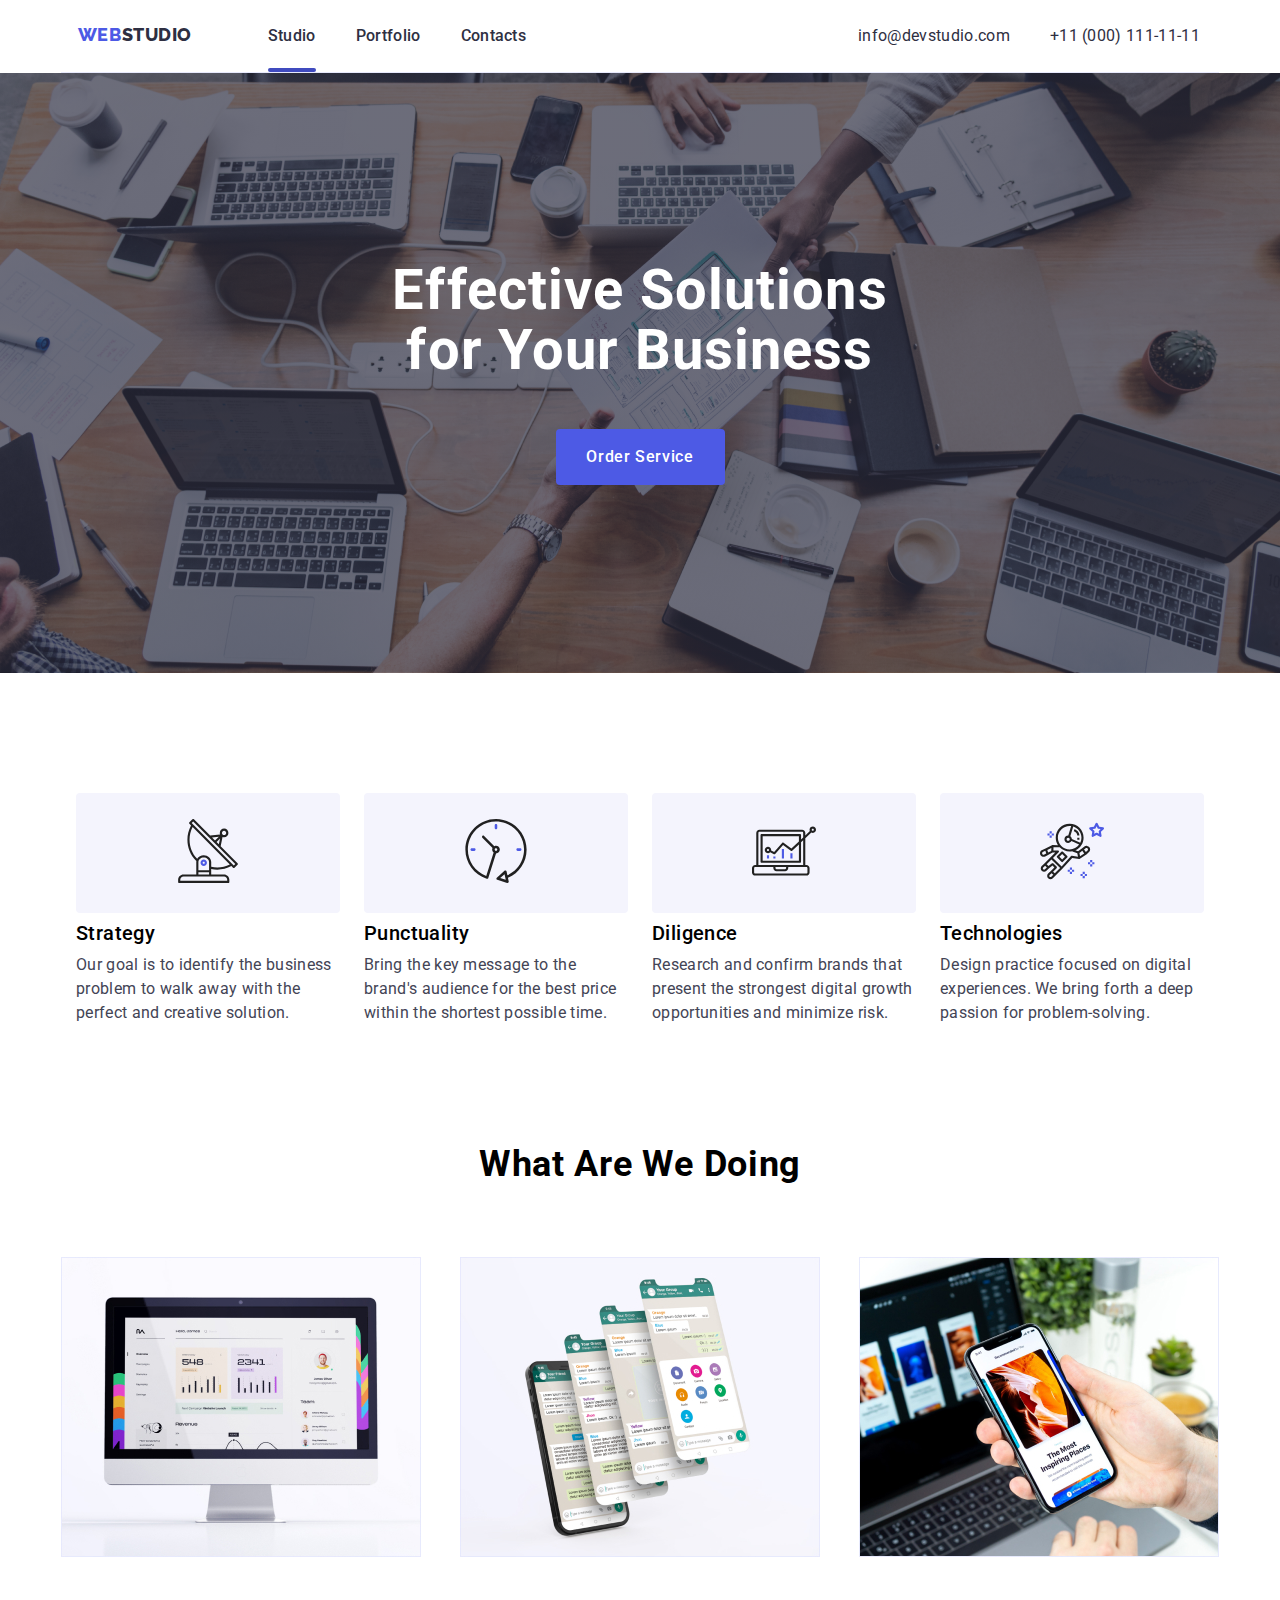
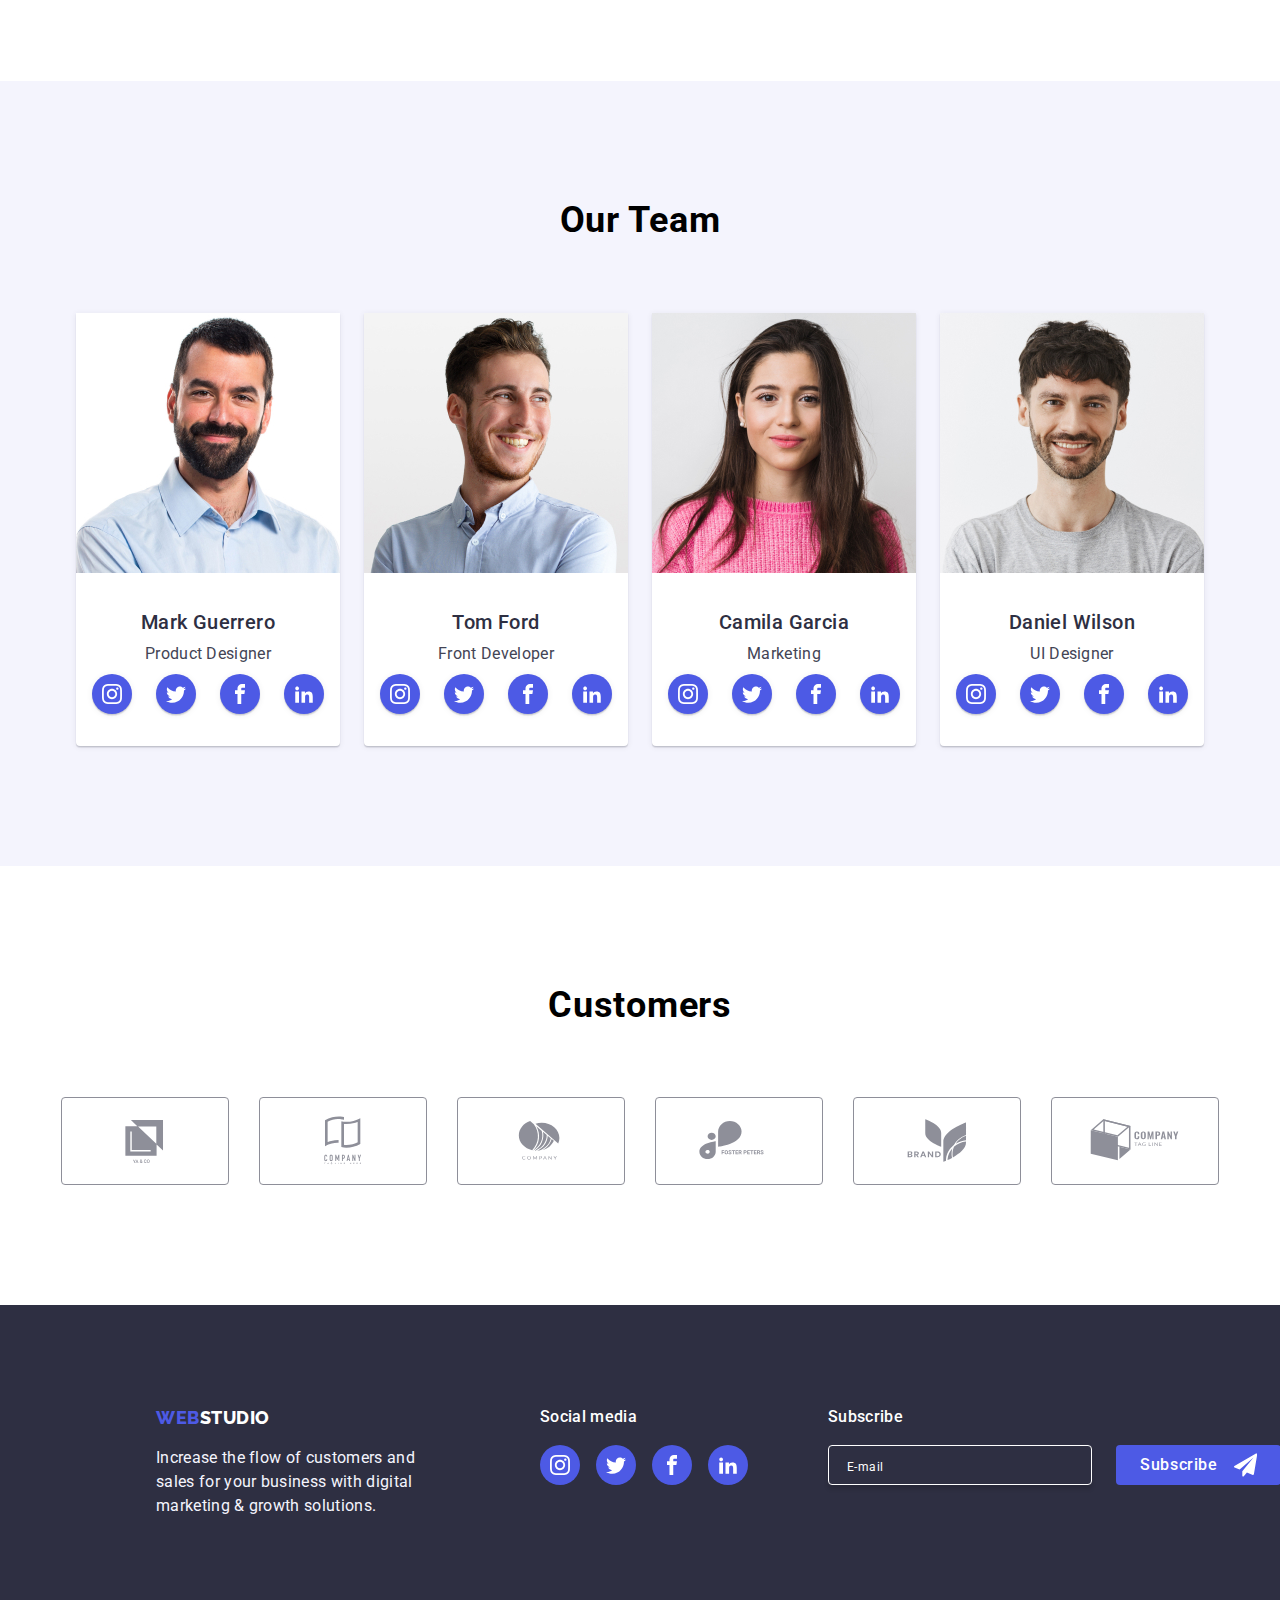
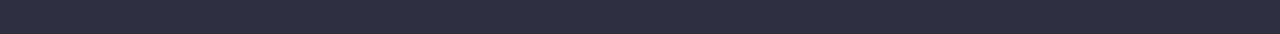
<file: index.html>
<!DOCTYPE html>
<html lang="en">

<html>

<head>
    <title>Main Page Webstudio</title>
    <meta charset="utf-8" />
    <meta name="description" content="Main Page Webstudio's" />
    <link rel="stylesheet" href="./css/style.css" />
    <link rel="stylesheet" href="./css/modern-normalize.min.css" />
</head>

<body>
    <header>
        <div class="container nav-box">
            <a href="./index.html"><span class="first-half-logo">Web</span><span class=second-half-logo>Studio</span></a>
            <nav class="nav-list">
                <ul>
                    <li class="index-pseudo"><a href="./index.html">Studio</a></li>
                    <li><a href="./portfolio.html">Portfolio</a></li>
                    <li><a href="#">Contacts</a></li>
                </ul>
            </nav>
            <ul class="contact-list">
                <li><a href="mailto:info@devstudio.com">info@devstudio.com</a></li>
                <li><a href="tel:+110001111111">+11 (000) 111-11-11</a></li>
            </ul>
        </div>
    </header>
    <main>
        <section class="main-theme-box">
            <h1>Effective Solutions for Your Business</h1>
            <button type="button" class="main-button" data-modal-open>Order Service</button>
        </section>
        
        <section class="solution-list">
            <div class="container">
            <ul >
                <li>
                    <div class="solution-icons">
                    <a href=""><svg width="64px" height="64px"><use href="./icons.svg#icon-anthena"></use></svg></a>
                    </div>
                    <h3>Strategy</h3>
                    <p>Our goal is to identify the business problem to walk away with the perfect and creative solution.</p>
                </li>
                <li>
                    <div class="solution-icons">
                    <a href=""><svg width="64px" height="64px"><use href="./icons.svg#icon-clock"></use></svg></a>
                    </div>
                    <h3>Punctuality</h3>
                    <p>Bring the key message to the brand's audience for the best price within the shortest possible time.</p>
                </li>
                <li>
                    <div class="solution-icons">
                    <a href=""><svg width="64px" height="64px"><use href="./icons.svg#icon-computer"></use></svg></a>
                    </div>
                    <h3>Diligence</h3>
                    <p>Research and confirm brands that present the strongest digital growth opportunities and minimize risk.</p>
                </li>
                <li>
                    <div class="solution-icons">
                    <a href=""><svg width="64px" height="64px"><use href="./icons.svg#icon-astronaut"></use></svg></a>
                    </div>
                    <h3>Technologies</h3>
                    <p>Design practice focused on digital experiences. We bring forth a deep passion for problem-solving.</p>
                </li>
            </ul>
            </div>
        </section>
        
        <section class="doing-list">
            <div class="container">
            <h2>What Are We Doing</h2>
            <ul>
                <li><img src="images/s2-img1.jpg" width="360"
                        height="300" alt="cmoputer's monitor with some diagrams"></li>
                <li><img src="images/s2-img2.jpg" width="360"
                        height="300" alt="Smarphone with any aplitaction"></li>
                <li><img src="images/s2-img3.jpg" width="360"
                        height="300" alt="Somebody's holing smartphone and watching photos"></li>
            </ul>
            </div>
        </section>
        <section class="team-list">
            <h2>Our Team</h2>
            <ul class="team-list-background">
                <li>
                    <img src="images/s3-img1.jpg" width="264" height="260" alt="smiling, brunette, medium-age man with full beard in blue shirt">
                    <h3>Mark Guerrero</h3>
                    <p>Product Designer</p>
                    <ul class="team-list-icons">
                    <li>
                        <a href="#"><svg><use href="./icons.svg#icon-instagram"></use></svg></a></li>
                    <li>
                        <a href="#"><svg><use href="./icons.svg#icon-twitter"></use></svg></a></li>
                    <li>
                        <a href="#"><svg><use href="./icons.svg#icon-facebook"></use></svg></a></li>
                    <li>
                        <a href="#"><svg><use href="./icons.svg#icon-linkedin"></use></svg></a></li>
                    </ul>
                </li>
                <li>
                    <img src="images/s3-img2.jpg" width="264" height="260" alt="smiling, dark-blonde-short hair young man in blue shirt  ">
                    <h3>Tom Ford</h3>
                    <p>Front Developer</p>
                    <ul class="team-list-icons">
                        <li>
                            <a href="#"><svg><use href="./icons.svg#icon-instagram"></use></svg></a></li>
                        <li>
                            <a href="#"><svg><use href="./icons.svg#icon-twitter"></use></svg></a></li>
                        <li>
                            <a href="#"><svg><use href="./icons.svg#icon-facebook"></use></svg></a></li>
                        <li>
                            <a href="#"><svg><use href="./icons.svg#icon-linkedin"></use></svg></a></li>
                    </ul>
                </li>
                <li>
                    <img src="images/s3-img3.jpg" width="264" height="260" alt="smiling, long-hair brunette youg women in pink sweater">
                    <h3>Camila Garcia</h3>
                    <p>Marketing</p>
                    <ul class="team-list-icons">
                        <li>
                            <a href="#"><svg><use href="./icons.svg#icon-instagram"></use></svg></a>
                        </li>
                        <li>
                            <a href="#"><svg><use href="./icons.svg#icon-twitter"></use></svg></a>
                        </li>
                        <li>
                            <a href="#"><svg><use href="./icons.svg#icon-facebook"></use></svg></a>
                        </li>
                        <li>
                            <a href="#"><svg><use href="./icons.svg#icon-linkedin"></use></svg></a>
                        </li>
                    </ul>
                </li>
                <li>
                    <img src="images/s3-img4.jpg" width="264" height="260" alt="smiling, short-brunette hair man with short beard and wearing grey sweater">
                    <h3>Daniel Wilson</h3>
                    <p>UI Designer</p>
                    <ul class="team-list-icons">
                        <li>
                            <a href="#"><svg><use href="./icons.svg#icon-instagram"></use></svg></a></li>
                        <li>
                            <a href="#"><svg><use href="./icons.svg#icon-twitter"></use></svg></a></li>
                        <li>
                            <a href="#"><svg><use href="./icons.svg#icon-facebook"></use></svg></a></li>
                        <li>
                            <a href="#"><svg><use href="./icons.svg#icon-linkedin"></use></svg></a></li>
                    </ul>
                </li>
            </ul>
        </section>
        <section>
            <div class="container customers-tittle">
                <h2>Customers</h2>
            <ul class="customers-list">
                <li><a href="#"><svg width="104px" height="56px"><use href="./icons.svg#icon-Logo-1"></use></svg></a></li>
                <li><a href="#"><svg width="104px" height="56px"><use href="./icons.svg#icon-Logo-2"></use></svg></a></li>
                <li><a href="#"><svg width="104px" height="56px"><use href="./icons.svg#icon-Logo-3"></use></svg></a></li>
                <li><a href="#"><svg width="104px" height="56px"><use href="./icons.svg#icon-Logo-4"></use></svg></a></li>
                <li><a href="#"><svg width="104px" height="56px"><use href="./icons.svg#icon-Logo-5"></use></svg></a></li>
                <li><a href="#"><svg width="104px" height="56px"><use href="./icons.svg#icon-Logo-6"></use></svg></a></li>
            </ul>
            </div>
        </section>
    </main>

<footer>
    <div class="container footer-box">
        <ul class="footer-margin">
    <li><a href="./index.html"><span class="first-half-logo">Web</span><span class="second-half-logo-footer">Studio</span></a></li>
    <li><p>Increase the flow of customers and sales for your business with digital marketing & growth solutions.</p></li>
        </ul>
        <ul class="social-footer">
            <h4>Social media</h4>
            <li>
                <ul class="footer-list-icons">
                    <li>
                    <a href="https://www.instagram.com/"><svg class="svg-icons"><use href="./icons.svg#icon-instagram"></use></svg></a>
                    </li>
                    <li>
                    <a href="https://twitter.com/"><svg class="svg-icons"><use href="./icons.svg#icon-twitter"></use></svg></a>
                    </li>
                    <li>
                    <a href="https://www.facebook.com/"><svg class="svg-icons"><use href="./icons.svg#icon-facebook"></use></svg></a>
                    </li>
                    <li>
                    <a href="https://www.linkedin.com/"><svg class="svg-icons"><use href="./icons.svg#icon-linkedin"></use></svg></a>
                    </li>
                </ul>
            </li>
        </ul>
            <div class="nletter-style">
        <form action="#">
            <label for="nletter-email">
                <span>Subscribe</span>
            </label>
            <input class="nletter-email-style"
            type="email" 
            id="nletter-email" 
            placeholder="E-mail"/>
        
        </div>
        <div class="nletter-button">
            <button 
            class="sub-box"
            type="submit"
            value="submit">
                <span>Subscribe</span><svg class="paper-plane">
                        <use href="./icons.svg#icon-paper-plane"></use>
                    </svg>
                
            </button>
        </div>
        </form>
</footer>


<div class="backdrop is-hidden" data-modal>
    <div class="modal">

        <div class="xbutton-style">
        <button type="button" class="xbutton-box" data-modal-close><a href="#"><svg class="xbutton" height="24px" width="24px"><use href="./icons.svg#icon-xbutton"></use></svg></a>
        </button>
        </div>
            <h2>Leave your contacts and we will call you back</h2>

        <div class="modal-box">
            <form class="modal-style" action="#">

                <label for="name">
                <span class="input-name-style">Name</span>
                </label>
                <div class="input-wrapper"><svg class="person-icon" height="18px" width="18px"><use class="person-icon-style" href="./icons.svg#icon-person-icon"></use></svg>
                <input class="name-holder" type="text" name="form-holder" id="name" placeholder=""/>
                </div>

                <label for="phone">
                <span class="input-phone-style">Phone</span>
                </label>
                <div class="input-wrapper"><svg class="phone-icon" height="18px" width="18px"><use href="./icons.svg#icon-phone-icon"></use></svg>
                <input class="phone-holder" type="text" name="form-holder" id="phone" placeholder=""/>
                </div>

                <label for="email">
                <span class="input-email-style">Email</span>
                </label>
                <div class="input-wrapper"><svg class="email-icon" height="18px" width="18px"><use href="./icons.svg#icon-email-icon"></use></svg>
                <input class="email-holder" type="email" name="form-holder" id="email" placeholder=""/>
                </div>

                <label for="comment">
                <span class="input-comment-style">Comment</span>
                </label>
                <textarea class="comment-holder" name="Comment" id="comment" rows="5" placeholder="Text input"></textarea>
                
                <div class="check-position">
                <input name="confirm" id="confirm" type="checkbox"/>
                <span class="fake-checkbox"><svg class="checkbox-check" height="16px" width="16px">
                    <use href="./icons.svg#icon-vector"></use>
                </svg></a>
                </button></span>
                <label for="confirm" class="confirm-style">I accept the terms and conditions of the<a class="confirm-link" href="#">Privacy Policy</a></label>
                </div>

                <div class="send-button-style">
                <button class="send-button" type="submit" id="confirm" name="confirm-button"><span class="send-style">Send</span></button>
                </div>
                
        </form>
        </div>

    </div>
</div>
<script src="./js/modal.js"></script>
</body>
</html>
</file>
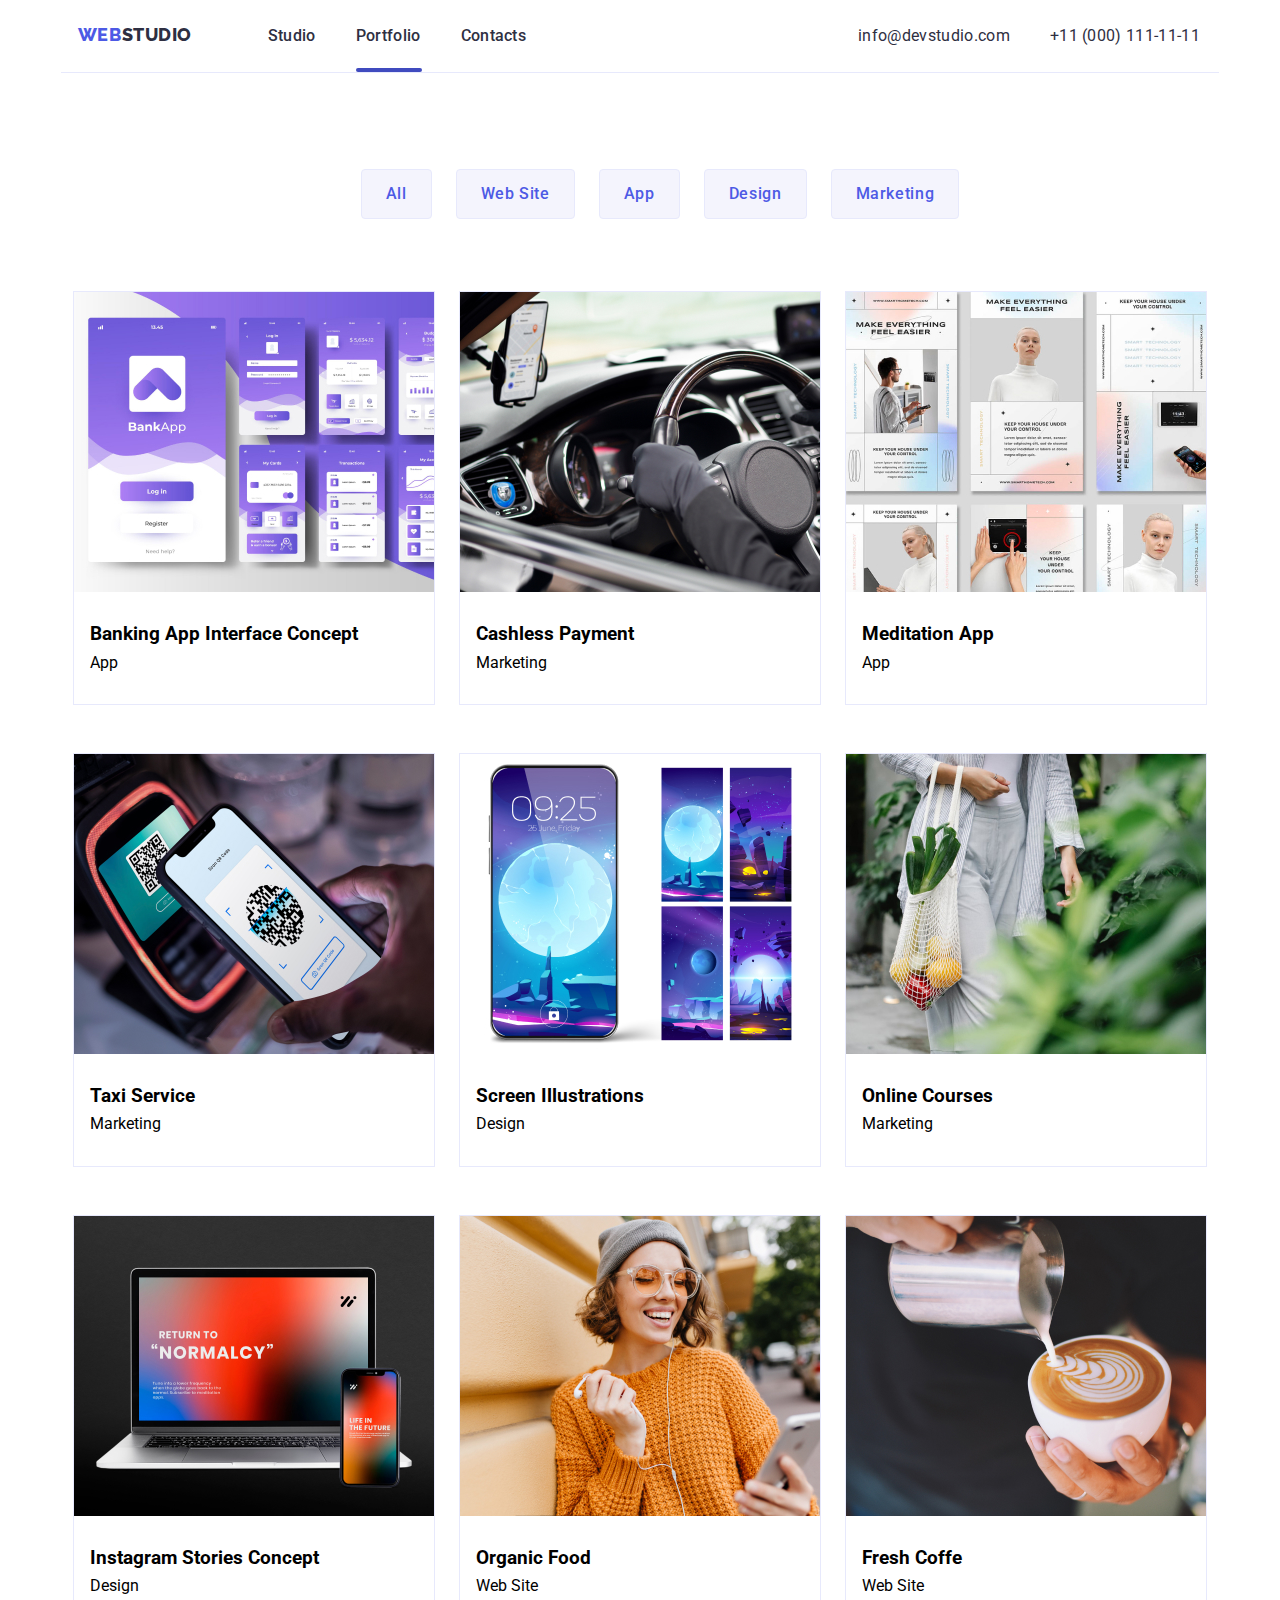
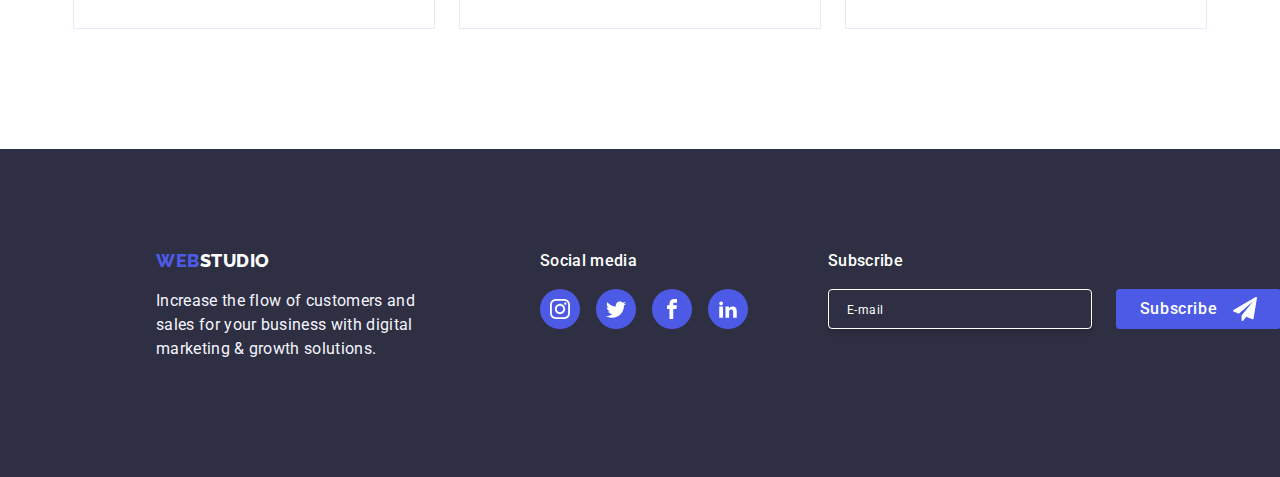
<file: portfolio.html>
<!DOCTYPE html>
<html lang="en">

<html>

<head>
    <title>Main Page Webstudio</title>
    <meta charset="utf-8" />
    <meta name="description" content="Main Page Webstudio's" />
    <link rel="stylesheet" href="./css/style.css" />
    <link rel="stylesheet" href="./css/modern-normalize.min.css" />
</head>

<body>
    <header class="container">
        <div class="nav-box">
            <a href="./index.html"><span class="first-half-logo">Web</span><span class=second-half-logo>Studio</span></a>
            <nav class="nav-list">
                <ul>
                    <li><a href="./index.html">Studio</a></li>
                    <li class="portfolio-pseudo"><a href="./portfolio.html">Portfolio</a></li>
                    <li><a href="#">Contacts</a></li>
                </ul>
            </nav>
            <ul class="contact-list">
                <li><a href="mailto:info@devstudio.com">info@devstudio.com</a></li>
                <li><a href="tel:+110001111111">+11 (000) 111-11-11</a></li>
            </ul>
        </div>
    </header>
    <main>
        <ul class="portfolio-button-list">
        <li>
            <button type="button">All</button>
        </li>
        <li>
            <button class="website-button" type="button">Web Site</button>
        </li>
        <li>
            <button type="button">App</button>
        </li>
        <li>
            <button type="button">Design</button>
        </li>
        <li>
            <button type="button">Marketing</button>
        </li>
        </ul>
        <section class="container">
            <ul class="portfolio-cardbox">
            <li>
                <div class="cardbox-border">
                    <div class="overlay-box">
                <img src="images/card1-1.jpg" width="360px" height="300px" 
                        alt="View of bank's app concept in few cards">
                        <div class="overlay">
                    <p class="in-overlay">
                        14 Stylish and User-Friendly App Design Concepts · 
                        Task Manager App · Calorie Tracker App · Exotic Fruit Ecommerce App · Cloud Storage App
                    </p>
                        </div>
                    </div>
                <figcaption>
                <h3>Banking App Interface Concept</h3>
                <p>App</p>
                </figcaption>
                </div>
            </li>
            <li>
                
                <div class="cardbox-border">
                    <div class="overlay-box">
                        <img src="images/card1-2.jpg" width="360px" height="300px" alt="View of bank's app concept in few cards">
                        <div class="overlay">
                            <p class="in-overlay">
                                14 Stylish and User-Friendly App Design Concepts · Task Manager App · Calorie Tracker App · Exotic Fruit
                                Ecommerce App · Cloud Storage App
                            </p>
                        </div>
                    </div>
                <figcaption>
                <h3>Cashless Payment</h3>
                <p>Marketing</p>
                </figcaption>
                </div>
            </li>
            <li>
                <div class="cardbox-border">
                    <div class="overlay-box">
                        <img src="images/card1-3.jpg" width="360px" height="300px" alt="View of bank's app concept in few cards">
                        <div class="overlay">
                            <p class="in-overlay">
                                14 Stylish and User-Friendly App Design Concepts · Task Manager App · Calorie Tracker App · Exotic Fruit
                                Ecommerce App · Cloud Storage App
                            </p>
                        </div>
                    </div>
                    <figcaption>
                <h3>Meditation App</h3>
                <p>App</p>
                    </figcaption>
                </div>
            </li>
            <li>
                <div class="cardbox-border">
                    <div class="overlay-box">
                        <img src="images/card2-1.jpg" width="360px" height="300px" alt="View of bank's app concept in few cards">
                        <div class="overlay">
                            <p class="in-overlay">
                                14 Stylish and User-Friendly App Design Concepts · Task Manager App · Calorie Tracker App · Exotic Fruit
                                Ecommerce App · Cloud Storage App
                            </p>
                        </div>
                    </div>
                    <figcaption>
                <h3>Taxi Service</h3>
                <p>Marketing</p>
                    </figcaption>
                </div>
            </li>
            <li>
                <div class="cardbox-border">
                    <div class="overlay-box">
                        <img src="images/card2-2.jpg" width="360px" height="300px" alt="View of bank's app concept in few cards">
                        <div class="overlay">
                            <p class="in-overlay">
                                14 Stylish and User-Friendly App Design Concepts · Task Manager App · Calorie Tracker App · Exotic Fruit
                                Ecommerce App · Cloud Storage App
                            </p>
                        </div>
                    </div>
                    <figcaption>
                <h3>Screen Illustrations</h3>
                <p>Design</p>
                    </figcaption>
                </div>
            </li>
            <li>
                <div class="cardbox-border">
                    <div class="overlay-box">
                        <img src="images/card2-3.jpg" width="360px" height="300px" alt="View of bank's app concept in few cards">
                        <div class="overlay">
                            <p class="in-overlay">
                                14 Stylish and User-Friendly App Design Concepts · Task Manager App · Calorie Tracker App · Exotic Fruit
                                Ecommerce App · Cloud Storage App
                            </p>
                        </div>
                    </div>
                    <figcaption>
                <h3>Online Courses</h3>
                <p>Marketing</p>
                </div>
                    </figcaption>
            </li>
                
            <li>
                <div class="cardbox-border">
                    <div class="overlay-box">
                        <img src="images/card3-1.jpg" width="360px" height="300px" alt="View of bank's app concept in few cards">
                        <div class="overlay">
                            <p class="in-overlay">
                                14 Stylish and User-Friendly App Design Concepts · Task Manager App · Calorie Tracker App · Exotic Fruit
                                Ecommerce App · Cloud Storage App
                            </p>
                        </div>
                    </div>
                    <figcaption>
                <h3>Instagram Stories Concept</h3>
                <p>Design</p>
                    </figcaption>
                </div>
            </li>
            <li>
                <div class="cardbox-border">
                    <div class="overlay-box">
                        <img src="images/card3-2.jpg" width="360px" height="300px" alt="View of bank's app concept in few cards">
                        <div class="overlay">
                            <p class="in-overlay">
                                14 Stylish and User-Friendly App Design Concepts · Task Manager App · Calorie Tracker App · Exotic Fruit
                                Ecommerce App · Cloud Storage App
                            </p>
                        </div>
                    </div>
                    <figcaption>
                <h3>Organic Food</h3>
                <p>Web Site</p>
                    </figcaption>
                </div>
            </li>
            <li>
                <div class="cardbox-border">
                    <div class="overlay-box">
                        <img src="images/card3-3.jpg" width="360px" height="300px" alt="View of bank's app concept in few cards">
                        <div class="overlay">
                            <p class="in-overlay">
                                14 Stylish and User-Friendly App Design Concepts · Task Manager App · Calorie Tracker App · Exotic Fruit
                                Ecommerce App · Cloud Storage App
                            </p>
                        </div>
                    </div>
                    <figcaption>
                <h3>Fresh Coffe</h3>
                <p>Web Site</p>
                    </figcaption>
                </div>
            </li>
            </ul>
        </section>
    </main>
</body>
<footer>
    <div class="container footer-box">
        <ul class="footer-margin">
            <li><a href="./index.html"><span class="first-half-logo">Web</span><span
                        class="second-half-logo-footer">Studio</span></a></li>
            <li>
                <p>Increase the flow of customers and sales for your business with digital marketing & growth solutions.
                </p>
            </li>
        </ul>
        <ul class="social-footer">
            <h4>Social media</h4>
            <li>
                <ul class="footer-list-icons">
                    <li>
                        <a href="https://www.instagram.com/"><svg class="svg-icons"><use href="./icons.svg#icon-instagram"></use></svg></a>
                    </li>
                    <li>
                        <a href="https://twitter.com/"><svg class="svg-icons"><use href="./icons.svg#icon-twitter"></use></svg></a>
                    </li>
                    <li>
                        <a href="https://www.facebook.com/"><svg class="svg-icons"><use href="./icons.svg#icon-facebook"></use></svg></a>
                    </li>
                    <li>
                        <a href="https://www.linkedin.com/"><svg class="svg-icons"><use href="./icons.svg#icon-linkedin"></use></svg></a>
                    </li>
                </ul>
            </li>
        </ul>
        <div class="nletter-style">
            <form action="#">
                <label for="nletter-email">
                    <span>Subscribe</span>
                </label>
                <input class="nletter-email-style" type="email" id="nletter-email" placeholder="E-mail" />
            
        </div>
        <div class="nletter-button">
            <button 
            class="sub-box" 
            type="submit"
            id="nletter-email">
            <span>Subscribe</span><a href="#"><svg class="paper-plane"><use href="./icons.svg#icon-paper-plane"></use></svg></a>
            </button>
        </div>
    </div>
        </form>
</footer>

</html>
</file>
<file: css/style.css>
@import url('https://fonts.googleapis.com/css2?family=Raleway:wght@800&family=Roboto:wght@400;500;700;900&display=swap');


:root {
    --main-font: Roboto, sans-serif;
    --background-color: #FFFFFF;
    --modal-background-color: #FCFCFC;
    --icon-color: #4D5AE5;
    --icon-hover-color: #31D0AA;
    --dark-background-color: #2E2F42;
    --green-success-color: #31D0AA;
    --body-text-color: #434455;
    --helper-text-color: #8E8F99;
    --accent-color: #E7E9FC;
    --light-mode-background: #F4F4FD;
    --overlay-color: #2E2F42;
    --hero-background: #2E2F42;
    --logo-font: Raleway, sans-serif;
    --dark-text-color: #2E2F42;
    --button-hover-text-color: #FFFFFF;
    --button-background: #F4F4FD;
    --button-border: #E7E9FC;
    --button-text-color: #4D5AE5;
    --grey: rgba(46, 47, 66, 0.70);
    --button-hover: #404BBF;
    --modal-border-color: rgba(46, 47, 66, 0.40);
}


.container {
    width: 1158px;
    margin: 0 auto;
}

ul {
    list-style-type: none;
}

.nav-box {
    margin: 24px auto 0;
    display: flex;
    align-items: center;
    justify-content: center;
    border-bottom: 1px solid var(--accent-color);
    padding-bottom: 24px;
}

.nav-box a {
    text-decoration: none;
    color: var(--dark-text-color);
}

.nav-box a:hover {
    text-decoration: none;
    color: var(--button-hover);
}

.nav-box a:focus {
    text-decoration: none;
    color: var(--button-hover);
}

.main-theme-box {
    background-image: linear-gradient(rgba(46, 47, 66, 0.7), rgba(46, 47, 66, 0.7)), url('../images/main-background.jpg');
    display: flex;
    align-items: center;
    justify-content: center;
    flex-direction: column;
    max-width: 1440px;
    background-position: center;
    margin: 0 auto;
    background-repeat: no-repeat;
    background-size: cover;
}

.main-theme-box h1 {
    color: var(--background-color);
    font-family: inherit;
    font-size: 56px;
    font-weight: 700;
    line-height: 1.07;
    letter-spacing: 1.12px;
    max-width: 496px;
    padding: 188px 0 48px;
    margin: 0 auto;
    text-align: center;
}

body {
    font-family: var(--main-font);
    font-weight: 400;
}

footer a {
    text-decoration: none;
}

.footer-box {
    background-color: var(--dark-background-color);
}

.footer-box p {
    color: var(--light-mode-background);
    font-family: var(--main-font);
    font-size: 16px;
    font-style: normal;
    font-weight: 400;
    line-height: 1.5;
    letter-spacing: 0.32px;
}

.solution-list {
    padding-top: 120px;
    margin: 0 auto;
    display: flex;
    justify-content: center;

}

.solution-list ul {
    display: flex;
    justify-content: center;
    gap: 24px;
    list-style: none;
    font-family: inherit;
    margin-block-end: 0px;
    margin-block-start: 0px;
    padding-inline-start: 0px;
}

.solution-list h3 {
    font-weight: 500;
    font-size: 20px;
    line-height: 1.2;
    letter-spacing: 0.4px;
    margin: 8px 0;
}

.solution-list p {
    color: var(--body-text-color);
    font-size: 16px;
    line-height: 1.5;
    letter-spacing: 0.32px;
    width: 264px;
    height: 72px;
    margin: 8px 0 0;
}

.doing-list {
    margin: 0 0 120px;
}

.doing-list ul {
    display: flex;
    list-style-type: none;
    gap: 24px;
    justify-content: space-between;
    margin-block-start: 0px;
    margin-block-end: 0px;
    padding-inline-start: 0px;
}

.doing-list h2 {
    font-family: inherit;
    font-size: 36px;
    font-weight: 700;
    line-height: 1.11;
    letter-spacing: 0.72px;
    text-align: center;
    margin: 120px 0 72px;
}

.team-list {
    background-color: var(--button-background);
    padding: 120px 0 120px;
    max-width: 1440px;
    margin: 0 auto;
}

.team-list h2 {
    font-family: inherit;
    font-size: 36px;
    font-weight: 700;
    line-height: 1.11;
    letter-spacing: 0.72px;
    text-align: center;
    margin: 0 0 72px;

}

.team-list li {
    background: var(--background-color);
    border-radius: 0px 0px 4px 4px;
    background: var(--white, #FFF);
    box-shadow: 0px 2px 1px 0px rgba(46, 47, 66, 0.08), 0px 1px 1px 0px rgba(46, 47, 66, 0.16), 0px 1px 6px 0px rgba(46, 47, 66, 0.08);
}

.team-list>ul {
    display: flex;
    list-style: none;
    gap: 24px;
    justify-content: center;
    margin: 0 auto;
    padding-inline-start: 0px;
}

.team-list h3 {
    font-family: inherit;
    font-size: 20px;
    font-weight: 500;
    line-height: 1.2;
    letter-spacing: 0.4px;
    text-align: center;
    color: var(--dark-text-color);
    margin: 32px 0 8px;
}

.team-list p {
    font-family: inherit;
    font-size: 16px;
    line-height: 1.5;
    letter-spacing: 0.32px;
    text-align: center;
    color: var(--body-text-color);
    margin: 8px 0 8px;
}

.team-list-icons {
    padding-inline-start: 0px;
    display: flex;
    gap: 24px;
    justify-content: center;
}

.team-list-icons li {
    box-sizing: border-box;
    width: 40px;
    height: 40px;
    align-items: center;
    justify-content: center;
    display: flex;
    border-radius: 50%;
    fill: var(--button-hover-text-color);
    cursor: pointer;
    background-color: var(--icon-color);
    margin: 0 0 32px;
}

.team-list-icons a {
    fill: var(--background-color);
    display: flex;
    align-items: center;
    justify-content: space-around;
    width: 20px;
    height: 20px;
}

.team-list-icons li:hover {
    background-color: var(--icon-hover-color);
}




.nav-box {
    display: flex;
    align-items: center;
    font-family: var(--main-font);
    font-size: 16px;
    font-style: normal;
    font-weight: 500;
    line-height: 1.5;
    letter-spacing: 0.32px;
}

.contact-list {
    display: flex;
    list-style: none;
    gap: 40px;
    margin-block-end: 0px;
    margin-block-start: 0px;
    padding-inline-start: 0px;
    letter-spacing: 0.32px;
    min-width: 344px;
    line-height: 1.5;
}

.contact-list a {
    color: var(--dark-text-color);
    font-size: 16px;
    line-height: 1.5;
    font-weight: 400;
}

.nav-list ul {
    display: flex;
    list-style: none;
    gap: 40px;
    margin: 0 332px 0 76px;
    padding-inline-start: 0px;
}

.first-half-logo {
    color: var(--icon-color);
    font-family: var(--logo-font);
    font-size: 18px;
    font-style: normal;
    font-weight: 800;
    line-height: 1.167;
    letter-spacing: 0.54px;
    text-transform: uppercase;

}

.second-half-logo {
    color: var(--dark-text-color);
    font-family: var(--logo-font);
    font-size: 18px;
    font-style: normal;
    font-weight: 800;
    line-height: 1.167;
    letter-spacing: 0.54px;
    text-transform: uppercase;
}

.second-half-logo-footer {
    color: var(--background-color);
    font-family: var(--logo-font);
    font-size: 18px;
    font-style: normal;
    font-weight: 800;
    line-height: 1.167;
    letter-spacing: 0.54px;
    text-transform: uppercase;
}

.main-button {
    border-radius: 4px;
    background: var(--icon-color);
    width: 169px;
    height: 56px;
    color: var(--background-color);
    font-family: Roboto;
    font-size: 16px;
    font-style: normal;
    font-weight: 500;
    line-height: 1.5;
    letter-spacing: 0.64px;
    border: none;
    cursor: pointer;
    margin: 0 0 188px;
}

.main-button:hover {
    background-color: var(--button-hover);
}

.main-button:focus {
    background-color: var(--button-hover);
}

.cardbox-border {
    border: 1px solid var(--button-border);
}

.portfolio-cardbox h3 {
    padding: 32px 16px 8px;
    margin: 0 auto;
}

.portfolio-cardbox p {
    padding: 0 16px 32px;
    margin: 0 auto;
}

.portfolio-cardbox {
    display: flex;
    flex-wrap: wrap;
    gap: 24px;
    list-style-type: none;
    justify-content: center;
    padding-inline-start: 0px;
    margin-block-end: 0px;
    margin-block-start: 0px;
    row-gap: 48px;
    margin-bottom: 120px;
}

.cardbox-border:hover {
    box-shadow: 0px 2px 1px 0px rgba(46, 47, 66, 0.08), 0px 1px 1px 0px rgba(46, 47, 66, 0.16), 0px 1px 6px 0px rgba(46, 47, 66, 0.08);
}

.cardbox-border:focus {
    box-shadow: 0px 2px 1px 0px rgba(46, 47, 66, 0.08), 0px 1px 1px 0px rgba(46, 47, 66, 0.16), 0px 1px 6px 0px rgba(46, 47, 66, 0.08);
}

.portfolio-button-list {
    display: flex;
    list-style-type: none;
    gap: 24px;
    justify-content: center;
    margin: 96px 0 72px;

}

.portfolio-button-list button {
    display: flex;
    padding: 12px 24px;
    border-radius: 4px;
    background: var(--button-background);
    color: var(--button-text-color);
    border: 1px solid var(--button-border);
    font-family: inherit;
    font-weight: 500;
    font-size: 16px;
    line-height: 1.5;
    letter-spacing: 0.64px;

}

.portfolio-button-list button:hover {
    background: var(--button-hover);
    color: var(--button-hover-text-color);
}

.footer-box {
    background-color: var(--dark-background-color);
    display: flex;
    align-items: flex-start;
    min-width: 1440px;
}

.footer-box .footer-margin {
    margin: 101.5px 0px 100px 156px;
    padding: 0px;
}

.footer-box p {
    width: 264px;
    height: 72px;
    margin-top: 17.5px;
}

.footer-list-icons {
    display: flex;
    padding-inline-start: 0px;
    gap: 16px;
    padding-top: 16px;
}

.footer-list-icons li {
    box-sizing: border-box;
    width: 40px;
    height: 40px;
    align-items: center;
    justify-content: center;
    display: flex;
    flex-direction: row;
    border-radius: 50%;
    fill: var(--button-hover-text-color);
    cursor: pointer;
    background-color: var(--icon-color);
    margin: 0 0 32px;
}

.footer-list-icons li:hover {
    background-color: var(--icon-hover-color);
}

.footer-list-icons a {
    fill: var(--background-color);
    display: flex;
    align-items: center;
    justify-content: center;
    width: 20px;
    height: 20px;
}

.social-footer h4 {
    font-family: Roboto;
    font-size: 16px;
    font-style: normal;
    font-weight: 500;
    line-height: 1.5;
    letter-spacing: 0.32px;
    color: var(--background-color);
    margin: 0 auto;
}

.social-footer {
    margin: 100px 0 100px 120px;
    padding-inline-start: 0px;

}

.solution-icons {
    background-color: var(--button-background);
    height: 120px;
    justify-content: center;
    align-items: center;
    display: flex;
    margin: 0 auto;
    border-radius: 4px;
}

.overlay-box {
    position: relative;
    width: 360px;
    height: 300px;
    overflow: hidden;
}

.overlay {
    height: 305px;
    width: 360px;
    position: absolute;
    background-color: var(--button-text-color);
    transition-duration: 250ms;
    overflow: hidden;
    transition-timing-function: cubic-bezier(0.4, 0, 0.2, 1);
}

/* \/  .overlay-box:hover .overlay <--- było źle, wysuwało się tylko na fotce */

.portfolio-cardbox li:hover .overlay {
    transform: translateY(-100%);
    overflow: visible;
    transition-duration: 250ms;
    transition-timing-function: cubic-bezier(0.4, 0, 0.2, 1);
    position: absolute;
}

.overlay p {
    color: var(--button-background);
    font-family: Roboto;
    font-size: 16px;
    font-style: normal;
    font-weight: 400;
    line-height: 1.5;
    letter-spacing: 0.32px;
    margin: 40px 32px 164px;
    padding: 0;
}

.in-overlay {
    width: 296px;
    height: 96px;
}

.index-pseudo::after {
    content: '';
    display: block;
    position: absolute;
    top: 68px;
    height: 4px;
    background-color: var(--button-hover);
    width: 48px;
    border-radius: 2px;
}

.portfolio-pseudo::after {
    content: '';
    display: block;
    position: absolute;
    top: 68px;
    height: 4px;
    background-color: var(--button-hover);
    width: 66px;
    border-radius: 2px;
}

.contacts-pseudo::after {
    content: '';
    display: block;
    position: absolute;
    top: 68px;
    height: 4px;
    background-color: var(--button-hover);
    width: 67px;
    border-radius: 2px;
}

.customers-list {
    display: flex;
    list-style-type: none;
    gap: 30px;
    margin: 72px 0 120px;
    padding-inline-start: 0px;

}

.customers-list a {
    border: 1px solid var(--helper-text-color);
    fill: var(--helper-text-color);
    border-radius: 4px;
    align-items: center;
    justify-content: center;
    display: flex;
    width: 168px;
    height: 88px;
    cursor: pointer;
}

.customers-list a:hover {
    border-color: var(--button-hover);
    fill: var(--button-hover);
}

.customers-tittle h2 {
    text-align: center;
    font-family: inherit;
    font-size: 36px;
    font-style: normal;
    font-weight: 700;
    line-height: 1.11;
    letter-spacing: 0.72px;
    text-transform: capitalize;
    margin: 120px auto 0;
}

.nletter-style input {
    display: flex;
    flex-direction: column;
    margin-top: 16px;
    background-color: inherit;
    border-radius: 4px;
    outline: 1px solid var(--button-hover-text-color);
    box-shadow: 0px 4px 4px 0px rgba(0, 0, 0, 0.15);
    outline: none;
    width: 264px;
    height: 40px;
    flex-shrink: 0;
    text-indent: 16px;
}

.nletter-style span {
    color: var(--background-color);
    font-family: Roboto;
    font-size: 16px;
    font-style: normal;
    font-weight: 500;
    line-height: 1.5;
    letter-spacing: 0.32px;
}


.nletter-style {
    margin: 100px auto 132px 80px;
}

.nletter-email-style {
    color: var(--background-color);
    font-family: inherit;
    font-weight: 400;
}

.nletter-email-style::placeholder {
    color: var(--background-color);
    font-family: Roboto;
    font-size: 12px;
    font-style: normal;
    font-weight: 400;
    line-height: 2;
    letter-spacing: 0.48px;
    padding: 8px 212px 8px 0px;
}

.nletter-button button {
    width: 165px;
    height: 40px;
    background-color: var(--button-text-color);
    border-radius: 4px;
    color: var(--button-hover-text-color);
    border: none;
    cursor: pointer;
}

.nletter-button button:hover {
    background-color: var(--button-hover);
}

.nletter-button span {
    font-family: Roboto;
    font-size: 16px;
    font-style: normal;
    font-weight: 500;
    line-height: 1.5;
    letter-spacing: 0.64px;
}

.nletter-button {
    margin: 140px 159px 132px 24px;

}

.paper-plane {
    fill: var(--background-color);
    width: 24px;
    height: 24px;
    display: flex;
    align-items: center;
}

.sub-box {
    display: flex;
    gap: 16px;
    justify-content: center;
    align-items: center;
    padding: 8px 24px;
}


.modal h2 {
    font-family: Roboto;
    font-size: 16px;
    font-style: normal;
    font-weight: 500;
    line-height: 1.5;
    letter-spacing: 0.32px;
    text-align: center;
    margin: 0 0 16px 0;

}

.name-holder {
    border: 1px solid rgba(46, 47, 66, 0.40);
    width: 360px;
    height: 40px;
    border-radius: 4px;
}

.phone-holder {
    border: 1px solid rgba(46, 47, 66, 0.40);
    width: 360px;
    height: 40px;
    border-radius: 4px;
}

.xbutton-style button {
    margin: 24px 0 24px 360px;
    padding: 0;
    background: none;
    border: none;
}


.input-name-style {
    color: var(--helper-text-color);
    font-family: Roboto;
    font-size: 12px;
    font-style: normal;
    font-weight: 400;
    line-height: 1.17;
    letter-spacing: 0.48px;
    display: inline-block;
    margin-top: 8px;
    margin-bottom: 4px;
}

.input-phone-style {
    color: var(--helper-text-color);
    font-size: 12px;
    font-style: normal;
    font-weight: 400;
    line-height: 1.17;
    letter-spacing: 0.48px;
    font-family: Roboto;
    display: inline-block;
    margin-top: 8px;
    margin-bottom: 4px;
}



.input-email-style {
    color: var(--helper-text-color);
    font-size: 12px;
    font-style: normal;
    font-weight: 400;
    line-height: 1.17;
    letter-spacing: 0.48px;
    font-family: Roboto;
    display: inline-block;
    margin-top: 8px;
    margin-bottom: 4px;
}

.email-holder {
    border: 1px solid rgba(46, 47, 66, 0.40);
    width: 360px;
    height: 40px;
    border-radius: 4px;
}

.input-comment-style {
    color: var(--helper-text-color);
    font-size: 12px;
    font-style: normal;
    font-weight: 400;
    line-height: 1.17;
    letter-spacing: 0.48px;
    font-family: Roboto;
    display: inline-block;
    margin-top: 8px;
    margin-bottom: 4px;
}

.comment-holder {
    border: 1px solid rgba(46, 47, 66, 0.40);
    border-radius: 4px;
    min-width: 100%;
    resize: none;
    margin-bottom: 16px;
}

.comment-holder::placeholder {
    font-family: Roboto;
    color: rgba(46, 47, 66, 0.40);
    font-size: 12px;
    font-style: normal;
    font-weight: 400;
    line-height: 1.17;
    letter-spacing: 0.48px;
}

.xbutton {
    border: 1px solid #0000001A;
    border-radius: 50%;
    cursor: pointer;
    padding: 6px;
    fill: var(--dark-background-color);
    background-color: var(--button-border);
    margin-right: 24px;
}

.xbutton:active {
    fill: var(--background-color);
    background-color: var(--button-text-color);
    outline: none;
}


.is-hidden {
    pointer-events: none;
    visibility: visible;
    opacity: 0;
}

.modal {
    position: absolute;
    width: 408px;
    height: 584px;
    top: 80px;
    left: 50%;
    translate: -50% 0;
    background: var(--background-color);
    box-shadow: 0px 2px 1px 0px rgba(0, 0, 0, 0.20),
                0px 1px 1px 0px rgba(0, 0, 0, 0.14),
                0px 1px 3px 0px rgba(0, 0, 0, 0.12);
    border-radius: 4px;
    display: flex;
    flex-direction: column;
    align-items: center;
    cursor: auto;
    transition-duration: 250ms;
    transition-timing-function: cubic-bezier(0.4, 0, 0.2, 1);
    z-index: 1;
    padding: 0 24px;
    
}

.backdrop {
    background: rgba(0, 0, 0, 0.2);
    width: 100%;
    height: 100%;
    top: 50%;
    left: 50%;
    translate: -50% -50%;
    position: fixed;
}

input[type="text"]:focus {
    outline: 2px solid var(--button-text-color);
    outline-offset: -1px;
}

input[type="email"]:focus {
    outline: 2px solid var(--button-text-color);
    outline-offset: -1px;
}

textarea:focus {
    outline: 2px solid var(--button-text-color);
    outline-offset: -1px;
}

.modal-style[label]:focus {
    accent-color: var(--button-text-color);
}

input label:focus {
    color: var(--button-text-color);
}

input:not([type="checbox"]) {
    border:none;
}

input:not([type="checbox"]):focus {
    outline: none;
}

.input-wrapper {
    border: 1px solid var(--modal-border-color);
    border-radius: 4px;
    display: flex;
}

.input-wrapper > input {
    flex-grow: 1;
}

.input-wrapper:focus-within {
    border: 2px solid blue;
}

.person-icon {
    margin-top: 12px;
}

.email-icon {
    margin-top: 12px;
}

.phone-icon {
    margin-top: 12px;
    
}

.confirm-style {
    color: var(--LIGHT-SLATE, #8E8F99);
    font-family: inherit;
    font-size: 12px;
    font-style: normal;
    font-weight: 400;
    line-height: 1.17;
    letter-spacing: 0.48px;
}

.confirm-link {
    margin-inline-start: 1em;
}

.confirm-link:active,
.confirm-link:hover {
    color: var(--button-text-color);
}

.send-button {
    text-align: center;
    width: 169px;  
    height: 56px;
    background-color: var(--button-text-color);
    color: var(--background-color);
    border-radius: 4px;
    border: none;
}

.send-button-style {
    display: flex;
    justify-content: center;
    margin: 24px auto 24px; 
}

input[type="checkbox"] {
    appearance: none;
}

.fake-checkbox {
    opacity: 0;
}

input:checked + .fake-checkbox {
    opacity: 1;
}

input[id="nletter-email"] {
    border: 1px solid var(--background-color);
}

.checkbox-check {
    border: 1px solid var(--modal-border-color);
    border-radius: 4px;
    padding: 3px;
    fill: var(--button-hover-text-color);
    background-color: var(--button-text-color);
    display: inline;
    align-items: center;
}

.check-position {
    display: flex;
    gap: 8px;
    align-items: center;
}
</file>
